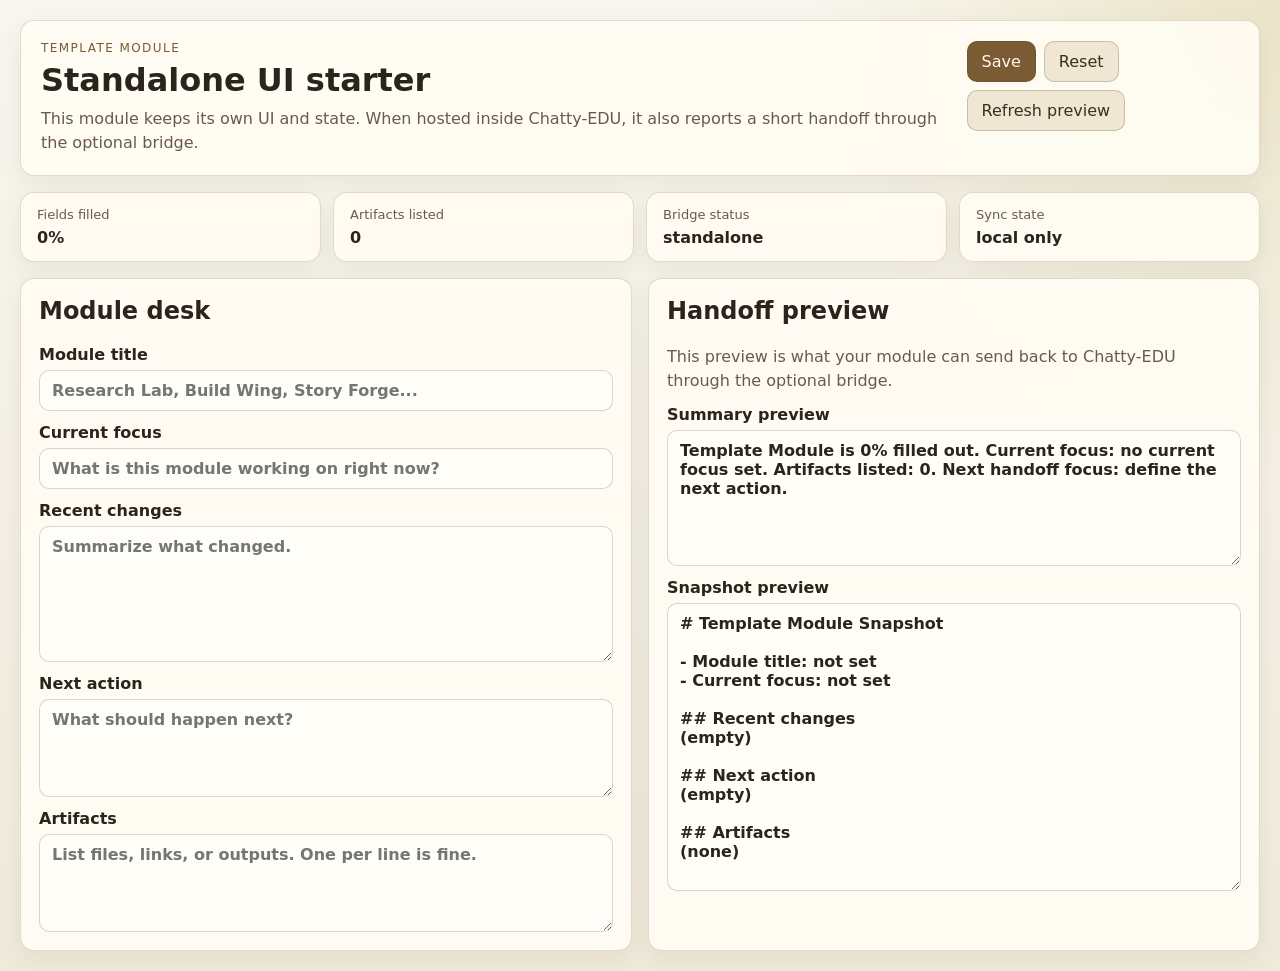
<file: module_templates/template_module/web/index.html>
<!doctype html>
<html lang="en">
  <head>
    <meta charset="utf-8" />
    <meta name="viewport" content="width=device-width, initial-scale=1" />
    <title>Template Module</title>
    <link rel="stylesheet" href="styles.css" />
  </head>
  <body>
    <div class="app-shell">
      <header class="hero">
        <div>
          <p class="eyebrow">Template Module</p>
          <h1>Standalone UI starter</h1>
          <p class="subtle">
            This module keeps its own UI and state. When hosted inside Chatty-EDU, it also reports a short handoff through the optional bridge.
          </p>
        </div>
        <div class="hero-actions">
          <button id="save-state" type="button">Save</button>
          <button id="reset-state" type="button" class="secondary">Reset</button>
          <button id="refresh-preview" type="button" class="secondary">Refresh preview</button>
        </div>
      </header>

      <section class="stats-grid">
        <article class="stat-card">
          <span class="stat-label">Fields filled</span>
          <strong id="completion-score">0%</strong>
        </article>
        <article class="stat-card">
          <span class="stat-label">Artifacts listed</span>
          <strong id="artifact-count">0</strong>
        </article>
        <article class="stat-card">
          <span class="stat-label">Bridge status</span>
          <strong id="bridge-status">standalone</strong>
        </article>
        <article class="stat-card">
          <span class="stat-label">Sync state</span>
          <strong id="sync-status">local only</strong>
        </article>
      </section>

      <main class="workspace-grid">
        <section class="panel">
          <h2>Module desk</h2>
          <label>
            Module title
            <input id="module_title" type="text" placeholder="Research Lab, Build Wing, Story Forge..." />
          </label>
          <label>
            Current focus
            <input id="current_focus" type="text" placeholder="What is this module working on right now?" />
          </label>
          <label>
            Recent changes
            <textarea id="recent_changes" rows="6" placeholder="Summarize what changed."></textarea>
          </label>
          <label>
            Next action
            <textarea id="next_action" rows="4" placeholder="What should happen next?"></textarea>
          </label>
          <label>
            Artifacts
            <textarea id="artifacts" rows="4" placeholder="List files, links, or outputs. One per line is fine."></textarea>
          </label>
        </section>

        <section class="panel">
          <h2>Handoff preview</h2>
          <p class="subtle">
            This preview is what your module can send back to Chatty-EDU through the optional bridge.
          </p>
          <label>
            Summary preview
            <textarea id="summary_preview" rows="6" readonly></textarea>
          </label>
          <label>
            Snapshot preview
            <textarea id="snapshot_preview" rows="14" readonly></textarea>
          </label>
        </section>
      </main>
    </div>

    <script src="chattyedu_bridge.js"></script>
    <script src="app.js"></script>
  </body>
</html>
</file>
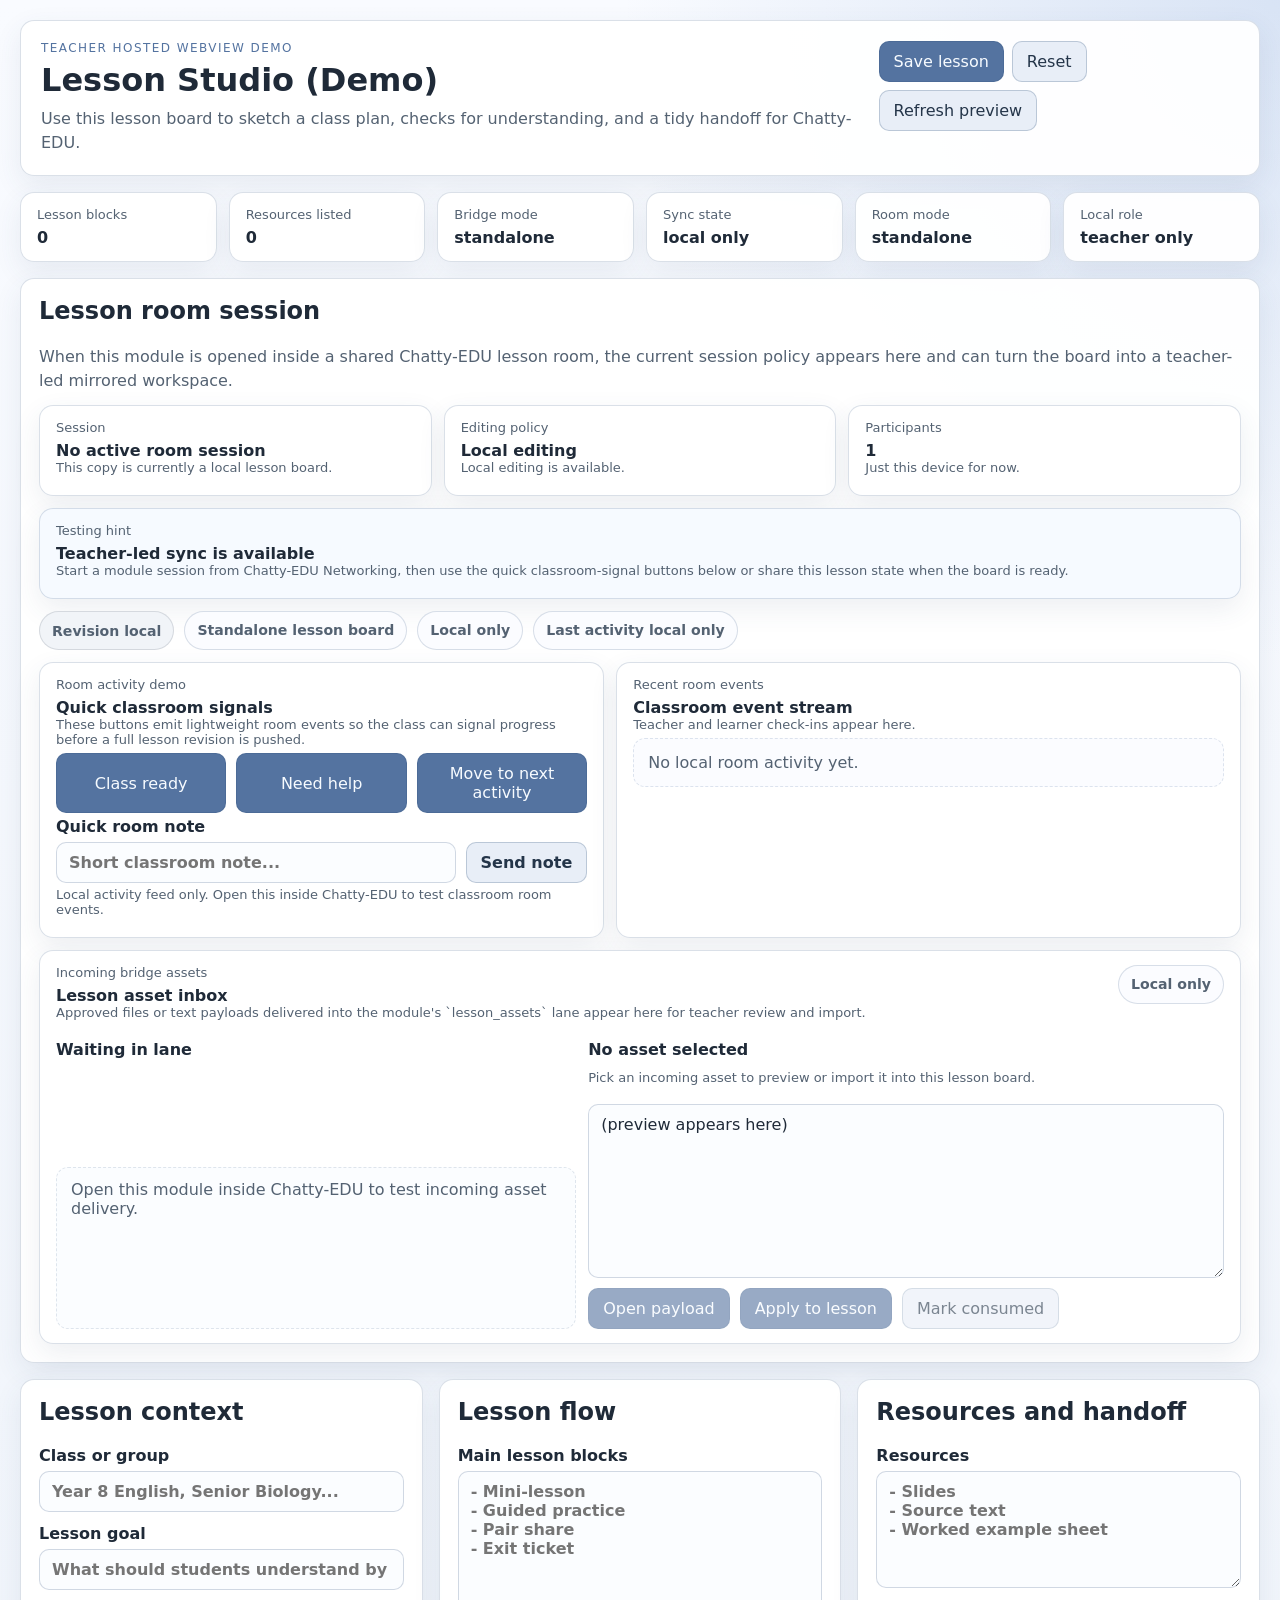
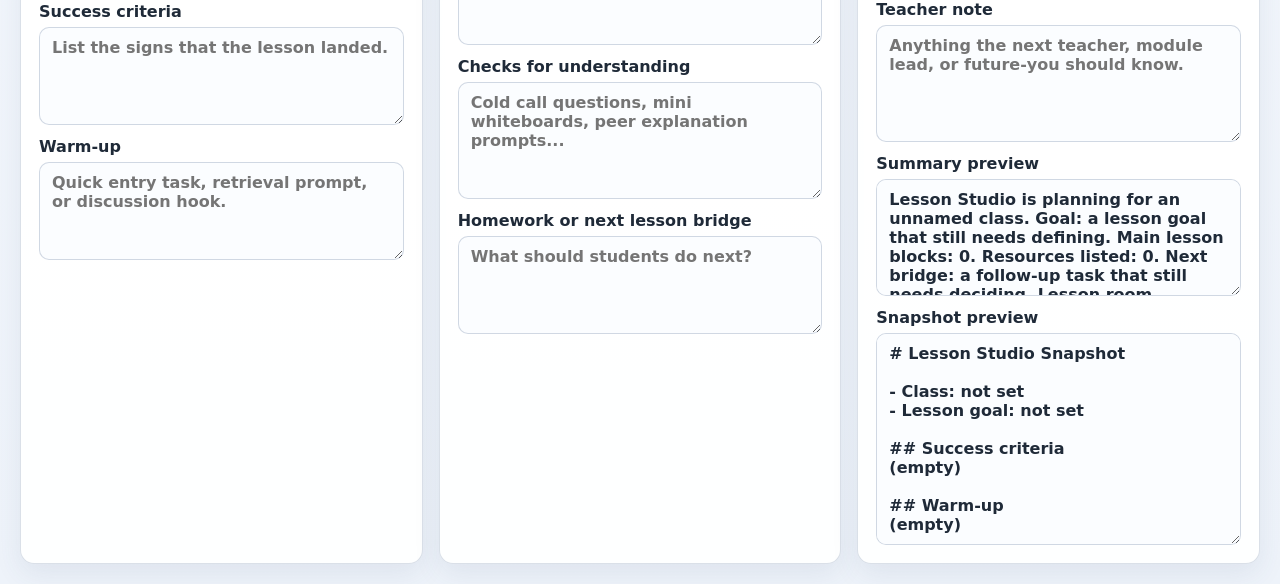
<file: modules/demo_lesson_studio/web/index.html>
<!doctype html>
<html lang="en">
  <head>
    <meta charset="utf-8" />
    <meta name="viewport" content="width=device-width, initial-scale=1" />
    <title>Lesson Studio (Demo)</title>
    <link rel="stylesheet" href="styles.css" />
  </head>
  <body>
    <div class="app-shell">
      <header class="hero">
        <div>
          <p class="eyebrow">Teacher Hosted Webview Demo</p>
          <h1>Lesson Studio (Demo)</h1>
          <p class="subtle">
            Use this lesson board to sketch a class plan, checks for understanding, and a tidy handoff for Chatty-EDU.
          </p>
        </div>
        <div class="hero-actions">
          <button id="save-state" type="button">Save lesson</button>
          <button id="reset-state" type="button" class="secondary">Reset</button>
          <button id="refresh-preview" type="button" class="secondary">Refresh preview</button>
        </div>
      </header>

      <section class="stats-grid">
        <article class="stat-card">
          <span class="stat-label">Lesson blocks</span>
          <strong id="block-count">0</strong>
        </article>
        <article class="stat-card">
          <span class="stat-label">Resources listed</span>
          <strong id="resource-count">0</strong>
        </article>
        <article class="stat-card">
          <span class="stat-label">Bridge mode</span>
          <strong id="bridge-status">standalone</strong>
        </article>
        <article class="stat-card">
          <span class="stat-label">Sync state</span>
          <strong id="sync-status">local only</strong>
        </article>
        <article class="stat-card">
          <span class="stat-label">Room mode</span>
          <strong id="room-mode">standalone</strong>
        </article>
        <article class="stat-card">
          <span class="stat-label">Local role</span>
          <strong id="room-role">teacher only</strong>
        </article>
      </section>

      <section class="panel room-panel">
        <h2>Lesson room session</h2>
        <p class="subtle">
          When this module is opened inside a shared Chatty-EDU lesson room, the current session
          policy appears here and can turn the board into a teacher-led mirrored workspace.
        </p>

        <div class="room-grid">
          <article class="stat-card">
            <span class="stat-label">Session</span>
            <strong id="room-session-heading">No active room session</strong>
            <span id="room-session-detail" class="stat-label">This copy is currently a local lesson board.</span>
          </article>

          <article class="stat-card">
            <span class="stat-label">Editing policy</span>
            <strong id="room-policy-heading">Local editing</strong>
            <span id="room-policy-detail" class="stat-label">Local editing is available.</span>
          </article>

          <article class="stat-card">
            <span class="stat-label">Participants</span>
            <strong id="room-participant-count">1</strong>
            <span id="room-participants" class="stat-label">Just this device for now.</span>
          </article>
        </div>

        <article class="stat-card testing-card">
          <span class="stat-label" id="room-action-heading">Testing hint</span>
          <strong id="room-action-title">Teacher-led sync is available</strong>
          <span id="room-action-hint" class="stat-label">
            Start a module session from Chatty-EDU Networking, then share this lesson state to connected learners when the board is ready.
          </span>
        </article>

        <div class="sync-strip" aria-label="Lesson sync status">
          <span id="sync-revision-badge" class="sync-badge local">Revision local</span>
          <span id="sync-source-badge" class="sync-badge subtle">No teacher revision applied yet</span>
          <span id="presence-badge" class="sync-badge subtle">Teacher idle</span>
          <span id="last-activity-badge" class="sync-badge subtle">Last activity not seen yet</span>
        </div>

        <div id="room-toast-stack" class="room-toast-stack" aria-live="polite" aria-atomic="true"></div>

        <div class="room-events-layout">
          <article class="stat-card room-actions-card">
            <span class="stat-label">Room activity demo</span>
            <strong>Quick classroom signals</strong>
            <span class="stat-label">
              These buttons emit lightweight room events so the class can signal progress before a
              full lesson revision is pushed.
            </span>
            <div class="event-action-grid">
              <button id="event-ready" type="button">Class ready</button>
              <button id="event-help" type="button">Need help</button>
              <button id="event-next" type="button">Move to next activity</button>
            </div>
            <label class="room-note-field">
              Quick room note
              <div class="room-note-row">
                <input id="room-note-input" type="text" placeholder="Short classroom note..." />
                <button id="event-note" type="button" class="secondary">Send note</button>
              </div>
            </label>
            <span id="room-event-status" class="stat-label room-event-status">
              Local activity feed only. Open this inside Chatty-EDU to test classroom room events.
            </span>
          </article>

          <article class="stat-card room-feed-card">
            <span class="stat-label">Recent room events</span>
            <strong>Classroom event stream</strong>
            <span class="stat-label">Teacher and learner check-ins appear here.</span>
            <ul id="room-event-list" class="room-event-list">
              <li class="room-event-empty">No room activity yet.</li>
            </ul>
          </article>
        </div>

        <article class="stat-card asset-bridge-card">
          <div class="asset-heading">
            <div>
              <span class="stat-label">Incoming bridge assets</span>
              <strong>Lesson asset inbox</strong>
              <span class="stat-label">
                Approved files or text payloads delivered into the module's `lesson_assets` lane
                appear here for teacher review and import.
              </span>
            </div>
            <span id="incoming-asset-status" class="sync-badge subtle">Local only</span>
          </div>

          <div class="asset-layout">
            <div class="asset-list-card">
              <strong>Waiting in lane</strong>
              <ul id="incoming-asset-list" class="incoming-asset-list">
                <li class="incoming-asset-empty">No incoming assets waiting.</li>
              </ul>
            </div>

            <div class="asset-preview-card">
              <strong id="incoming-asset-title">No asset selected</strong>
              <span id="incoming-asset-meta" class="stat-label asset-meta">
                Pick an incoming asset to preview or import it into the lesson board.
              </span>
              <textarea id="incoming-asset-preview" rows="8" readonly>(preview appears here)</textarea>
              <div class="asset-actions">
                <button id="incoming-asset-open" type="button">Open payload</button>
                <button id="incoming-asset-apply" type="button">Apply to lesson</button>
                <button id="incoming-asset-consume" type="button" class="secondary">Mark consumed</button>
              </div>
            </div>
          </div>
        </article>
      </section>

      <main class="workspace-grid">
        <section class="panel">
          <h2>Lesson context</h2>
          <label>
            Class or group
            <input id="class_name" type="text" placeholder="Year 8 English, Senior Biology..." />
          </label>
          <label>
            Lesson goal
            <input id="lesson_goal" type="text" placeholder="What should students understand by the end?" />
          </label>
          <label>
            Success criteria
            <textarea id="success_criteria" rows="4" placeholder="List the signs that the lesson landed."></textarea>
          </label>
          <label>
            Warm-up
            <textarea id="warm_up" rows="4" placeholder="Quick entry task, retrieval prompt, or discussion hook."></textarea>
          </label>
        </section>

        <section class="panel">
          <h2>Lesson flow</h2>
          <label>
            Main lesson blocks
            <textarea id="main_blocks" rows="8" placeholder="- Mini-lesson&#10;- Guided practice&#10;- Pair share&#10;- Exit ticket"></textarea>
          </label>
          <label>
            Checks for understanding
            <textarea id="checks_for_understanding" rows="5" placeholder="Cold call questions, mini whiteboards, peer explanation prompts..."></textarea>
          </label>
          <label>
            Homework or next lesson bridge
            <textarea id="homework" rows="4" placeholder="What should students do next?"></textarea>
          </label>
        </section>

        <section class="panel">
          <h2>Resources and handoff</h2>
          <label>
            Resources
            <textarea id="resources" rows="5" placeholder="- Slides&#10;- Source text&#10;- Worked example sheet"></textarea>
          </label>
          <label>
            Teacher note
            <textarea id="teacher_note" rows="5" placeholder="Anything the next teacher, module lead, or future-you should know."></textarea>
          </label>
          <label>
            Summary preview
            <textarea id="summary_preview" rows="5" readonly></textarea>
          </label>
          <label>
            Snapshot preview
            <textarea id="snapshot_preview" rows="10" readonly></textarea>
          </label>
        </section>
      </main>
    </div>

    <script src="chattyedu_bridge.js"></script>
    <script src="app.js"></script>
  </body>
</html>
</file>
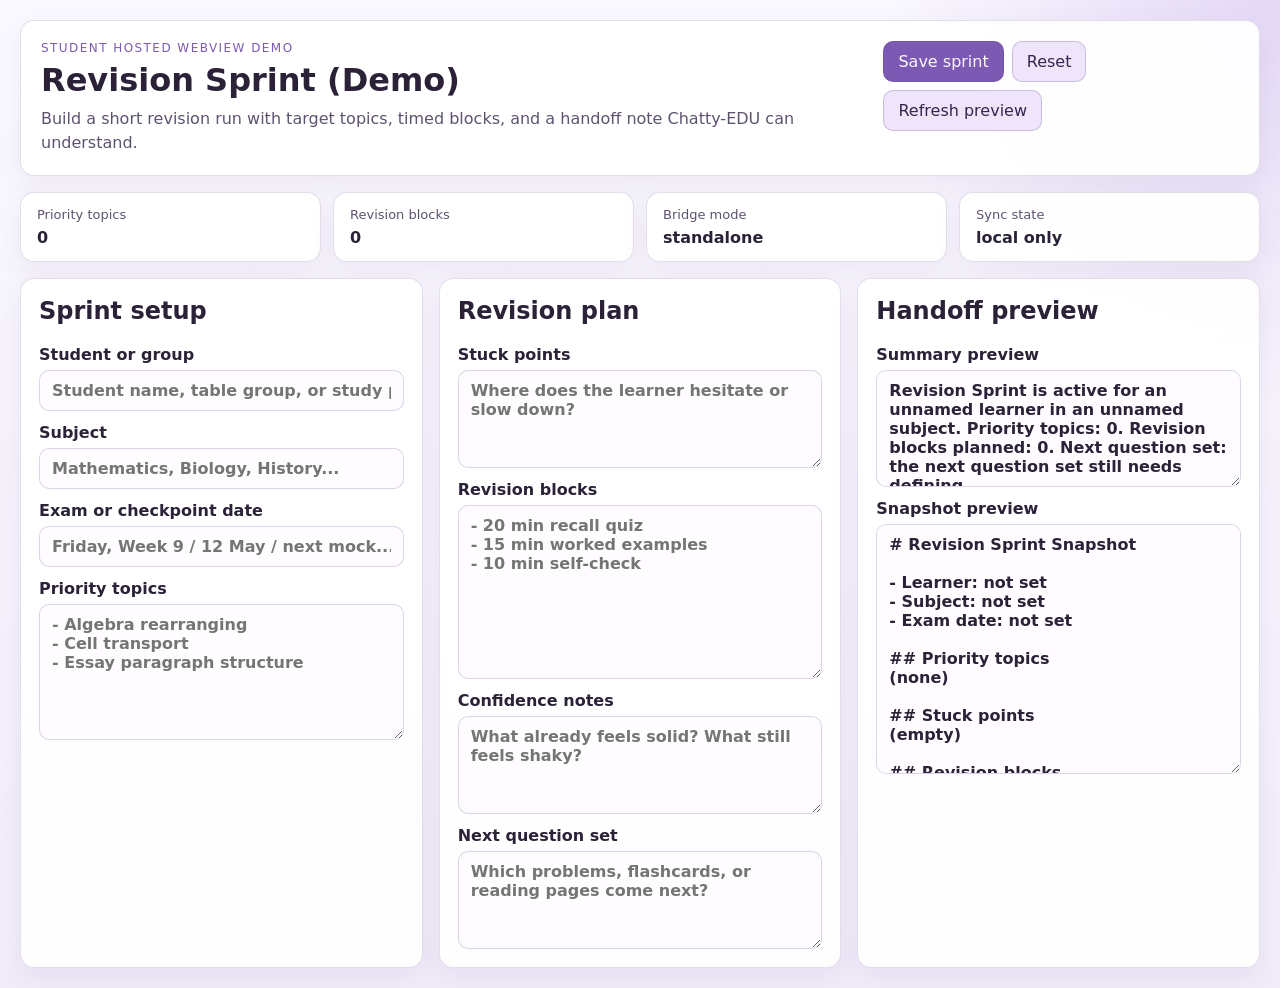
<file: modules/demo_revision_sprint/web/index.html>
<!doctype html>
<html lang="en">
  <head>
    <meta charset="utf-8" />
    <meta name="viewport" content="width=device-width, initial-scale=1" />
    <title>Revision Sprint (Demo)</title>
    <link rel="stylesheet" href="styles.css" />
  </head>
  <body>
    <div class="app-shell">
      <header class="hero">
        <div>
          <p class="eyebrow">Student Hosted Webview Demo</p>
          <h1>Revision Sprint (Demo)</h1>
          <p class="subtle">
            Build a short revision run with target topics, timed blocks, and a handoff note Chatty-EDU can understand.
          </p>
        </div>
        <div class="hero-actions">
          <button id="save-state" type="button">Save sprint</button>
          <button id="reset-state" type="button" class="secondary">Reset</button>
          <button id="refresh-preview" type="button" class="secondary">Refresh preview</button>
        </div>
      </header>

      <section class="stats-grid">
        <article class="stat-card">
          <span class="stat-label">Priority topics</span>
          <strong id="topic-count">0</strong>
        </article>
        <article class="stat-card">
          <span class="stat-label">Revision blocks</span>
          <strong id="block-count">0</strong>
        </article>
        <article class="stat-card">
          <span class="stat-label">Bridge mode</span>
          <strong id="bridge-status">standalone</strong>
        </article>
        <article class="stat-card">
          <span class="stat-label">Sync state</span>
          <strong id="sync-status">local only</strong>
        </article>
      </section>

      <main class="workspace-grid">
        <section class="panel">
          <h2>Sprint setup</h2>
          <label>
            Student or group
            <input id="student_name" type="text" placeholder="Student name, table group, or study pair..." />
          </label>
          <label>
            Subject
            <input id="subject" type="text" placeholder="Mathematics, Biology, History..." />
          </label>
          <label>
            Exam or checkpoint date
            <input id="exam_date" type="text" placeholder="Friday, Week 9 / 12 May / next mock..." />
          </label>
          <label>
            Priority topics
            <textarea id="priority_topics" rows="6" placeholder="- Algebra rearranging&#10;- Cell transport&#10;- Essay paragraph structure"></textarea>
          </label>
        </section>

        <section class="panel">
          <h2>Revision plan</h2>
          <label>
            Stuck points
            <textarea id="stuck_points" rows="4" placeholder="Where does the learner hesitate or slow down?"></textarea>
          </label>
          <label>
            Revision blocks
            <textarea id="revision_blocks" rows="8" placeholder="- 20 min recall quiz&#10;- 15 min worked examples&#10;- 10 min self-check"></textarea>
          </label>
          <label>
            Confidence notes
            <textarea id="confidence_notes" rows="4" placeholder="What already feels solid? What still feels shaky?"></textarea>
          </label>
          <label>
            Next question set
            <textarea id="next_question_set" rows="4" placeholder="Which problems, flashcards, or reading pages come next?"></textarea>
          </label>
        </section>

        <section class="panel">
          <h2>Handoff preview</h2>
          <label>
            Summary preview
            <textarea id="summary_preview" rows="5" readonly></textarea>
          </label>
          <label>
            Snapshot preview
            <textarea id="snapshot_preview" rows="12" readonly></textarea>
          </label>
        </section>
      </main>
    </div>

    <script src="chattyedu_bridge.js"></script>
    <script src="app.js"></script>
  </body>
</html>
</file>
<file: module_templates/template_module/web/styles.css>
:root {
  color-scheme: light;
  font-family: "Segoe UI", system-ui, sans-serif;
  background: #f5f2e8;
  color: #2a241d;
}

* {
  box-sizing: border-box;
}

body {
  margin: 0;
  background:
    radial-gradient(circle at top right, rgba(225, 214, 170, 0.55), transparent 30%),
    linear-gradient(180deg, #f8f6ef 0%, #f0eadc 100%);
}

.app-shell {
  min-height: 100vh;
  padding: 20px;
  display: flex;
  flex-direction: column;
  gap: 16px;
}

.hero,
.panel,
.stat-card {
  border: 1px solid rgba(88, 68, 36, 0.18);
  border-radius: 14px;
  background: rgba(255, 252, 244, 0.92);
  box-shadow: 0 8px 24px rgba(81, 61, 29, 0.08);
}

.hero {
  padding: 20px;
  display: flex;
  justify-content: space-between;
  gap: 20px;
  align-items: flex-start;
}

.eyebrow {
  margin: 0 0 6px;
  font-size: 12px;
  letter-spacing: 0.12em;
  text-transform: uppercase;
  color: #7a5b33;
}

h1,
h2 {
  margin: 0 0 8px;
}

.subtle {
  margin: 0;
  color: #6a5a49;
  line-height: 1.5;
}

.hero-actions {
  display: flex;
  flex-wrap: wrap;
  gap: 8px;
}

.stats-grid {
  display: grid;
  grid-template-columns: repeat(auto-fit, minmax(160px, 1fr));
  gap: 12px;
}

.stat-card {
  padding: 14px 16px;
}

.stat-label {
  display: block;
  color: #6a5a49;
  font-size: 13px;
  margin-bottom: 6px;
}

.workspace-grid {
  display: grid;
  grid-template-columns: repeat(auto-fit, minmax(320px, 1fr));
  gap: 16px;
}

.panel {
  padding: 18px;
  display: flex;
  flex-direction: column;
  gap: 12px;
}

label {
  display: flex;
  flex-direction: column;
  gap: 6px;
  font-weight: 600;
}

input,
textarea,
button {
  font: inherit;
}

input,
textarea {
  width: 100%;
  border: 1px solid rgba(88, 68, 36, 0.22);
  border-radius: 10px;
  padding: 10px 12px;
  background: #fffdf8;
  color: #2a241d;
}

textarea {
  resize: vertical;
  min-height: 90px;
}

button {
  border: 1px solid rgba(88, 68, 36, 0.25);
  border-radius: 10px;
  padding: 10px 14px;
  background: #7a5b33;
  color: #fff8ec;
  cursor: pointer;
}

button.secondary {
  background: #efe6d4;
  color: #3d2e1d;
}

button:hover {
  filter: brightness(1.03);
}

@media (max-width: 720px) {
  .hero {
    flex-direction: column;
  }
}
</file>
<file: modules/demo_lesson_studio/web/styles.css>
:root {
  color-scheme: light;
  font-family: "Segoe UI", system-ui, sans-serif;
  background: #f3f6fb;
  color: #1f2a38;
}

* {
  box-sizing: border-box;
}

body {
  margin: 0;
  background:
    radial-gradient(circle at top right, rgba(132, 167, 219, 0.28), transparent 26%),
    linear-gradient(180deg, #f9fbff 0%, #eef3fa 100%);
}

.app-shell {
  min-height: 100vh;
  padding: 20px;
  display: flex;
  flex-direction: column;
  gap: 16px;
}

.hero,
.panel,
.stat-card {
  border: 1px solid rgba(54, 85, 126, 0.18);
  border-radius: 14px;
  background: rgba(255, 255, 255, 0.94);
  box-shadow: 0 10px 28px rgba(55, 79, 112, 0.09);
}

.hero {
  padding: 20px;
  display: flex;
  justify-content: space-between;
  gap: 20px;
  align-items: flex-start;
}

.eyebrow {
  margin: 0 0 6px;
  font-size: 12px;
  letter-spacing: 0.12em;
  text-transform: uppercase;
  color: #5473a0;
}

h1,
h2 {
  margin: 0 0 8px;
}

.subtle {
  margin: 0;
  color: #546272;
  line-height: 1.5;
}

.hero-actions {
  display: flex;
  flex-wrap: wrap;
  gap: 8px;
}

.stats-grid {
  display: grid;
  grid-template-columns: repeat(auto-fit, minmax(180px, 1fr));
  gap: 12px;
}

.stat-card {
  padding: 14px 16px;
}

.stat-label {
  display: block;
  color: #546272;
  font-size: 13px;
  margin-bottom: 6px;
}

.workspace-grid {
  display: grid;
  grid-template-columns: repeat(auto-fit, minmax(320px, 1fr));
  gap: 16px;
}

.room-panel {
  gap: 14px;
}

.room-grid {
  display: grid;
  grid-template-columns: repeat(auto-fit, minmax(220px, 1fr));
  gap: 12px;
}
.room-events-layout {
  display: grid;
  grid-template-columns: minmax(280px, 0.95fr) minmax(300px, 1.05fr);
  gap: 12px;
}
.asset-bridge-card {
  display: grid;
  gap: 14px;
}
.asset-heading {
  display: flex;
  justify-content: space-between;
  gap: 14px;
  align-items: flex-start;
}
.asset-layout {
  display: grid;
  grid-template-columns: minmax(240px, 0.9fr) minmax(320px, 1.1fr);
  gap: 12px;
}
.asset-list-card,
.asset-preview-card {
  display: grid;
  gap: 10px;
}
.incoming-asset-list {
  list-style: none;
  margin: 0;
  padding: 0;
  display: grid;
  gap: 10px;
}
.incoming-asset-item,
.incoming-asset-empty {
  border-radius: 12px;
  border: 1px solid rgba(54, 85, 126, 0.14);
  background: #fbfdff;
  padding: 12px 14px;
}
.incoming-asset-item {
  cursor: pointer;
  display: grid;
  gap: 4px;
}
.incoming-asset-item.selected {
  border-color: rgba(84, 115, 160, 0.28);
  background: #eef4ff;
}
.incoming-asset-item:hover {
  border-color: rgba(84, 115, 160, 0.22);
}
.incoming-asset-empty {
  color: #546272;
  border-style: dashed;
}
.incoming-asset-title-row {
  display: flex;
  align-items: baseline;
  justify-content: space-between;
  gap: 10px;
}
.incoming-asset-kind {
  display: inline-flex;
  align-items: center;
  padding: 4px 8px;
  border-radius: 999px;
  background: rgba(84, 115, 160, 0.09);
  color: #5473a0;
  font-size: 0.76rem;
  font-weight: 700;
}
.incoming-asset-summary,
.asset-meta {
  color: #546272;
  line-height: 1.45;
  white-space: pre-wrap;
  word-break: break-word;
}
.asset-actions {
  display: flex;
  flex-wrap: wrap;
  gap: 10px;
}

.panel {
  padding: 18px;
  display: flex;
  flex-direction: column;
  gap: 12px;
}

label {
  display: flex;
  flex-direction: column;
  gap: 6px;
  font-weight: 600;
}

input,
textarea,
button {
  font: inherit;
}

input,
textarea {
  width: 100%;
  border: 1px solid rgba(54, 85, 126, 0.22);
  border-radius: 10px;
  padding: 10px 12px;
  background: #fbfdff;
  color: #1f2a38;
}

textarea {
  resize: vertical;
  min-height: 90px;
}

button {
  border: 1px solid rgba(54, 85, 126, 0.26);
  border-radius: 10px;
  padding: 10px 14px;
  background: #5473a0;
  color: #f7fbff;
  cursor: pointer;
}

button.secondary {
  background: #e8eef7;
  color: #243549;
}

button:disabled {
  cursor: not-allowed;
  opacity: 0.6;
}

button:hover {
  filter: brightness(1.03);
}

.room-locked input,
.room-locked textarea {
  background: #f1f4f8;
}

.testing-card {
  background: rgba(246, 250, 255, 0.98);
}

.room-actions-card,
.room-feed-card {
  gap: 12px;
}

.event-action-grid {
  display: grid;
  grid-template-columns: repeat(auto-fit, minmax(150px, 1fr));
  gap: 10px;
}

.room-note-field {
  margin-top: 4px;
}

.room-note-row {
  display: grid;
  grid-template-columns: 1fr auto;
  gap: 10px;
  align-items: center;
}

.room-event-status {
  margin-top: 4px;
}

.room-event-list {
  list-style: none;
  margin: 0;
  padding: 0;
  display: grid;
  gap: 10px;
}

.room-event-item {
  padding: 12px 14px;
  border-radius: 12px;
  background: #fbfdff;
  border: 1px solid rgba(54, 85, 126, 0.14);
  display: grid;
  gap: 4px;
}

.room-event-item.local-echo {
  background: #f4f8ff;
  border-color: rgba(84, 115, 160, 0.22);
}

.room-event-empty {
  padding: 14px;
  border-radius: 12px;
  background: #fbfcff;
  border: 1px dashed rgba(84, 115, 160, 0.18);
  color: #546272;
}

.room-event-title {
  display: flex;
  align-items: baseline;
  justify-content: space-between;
  gap: 12px;
}

.room-event-title strong {
  font-size: 0.98rem;
}

.room-event-meta {
  color: #546272;
  font-size: 0.82rem;
}

.room-event-payload {
  color: #243549;
  line-height: 1.45;
  white-space: pre-wrap;
  word-break: break-word;
}

.room-event-type {
  display: inline-flex;
  align-items: center;
  padding: 4px 8px;
  border-radius: 999px;
  background: rgba(84, 115, 160, 0.09);
  color: #5473a0;
  font-size: 0.76rem;
  font-weight: 700;
  letter-spacing: 0.02em;
}

.sync-strip {
  display: flex;
  flex-wrap: wrap;
  gap: 10px;
}

.room-toast-stack {
  position: fixed;
  right: 22px;
  bottom: 22px;
  z-index: 40;
  display: grid;
  gap: 10px;
  width: min(320px, calc(100vw - 36px));
  pointer-events: none;
}

.room-toast {
  padding: 12px 14px;
  border-radius: 14px;
  border: 1px solid rgba(54, 85, 126, 0.16);
  background: rgba(255, 255, 255, 0.96);
  box-shadow: 0 14px 28px rgba(55, 79, 112, 0.18);
  display: grid;
  gap: 4px;
}

.room-toast.join {
  border-color: rgba(55, 130, 86, 0.24);
  background: rgba(238, 250, 243, 0.98);
}

.room-toast.leave {
  border-color: rgba(178, 126, 48, 0.24);
  background: rgba(255, 247, 236, 0.98);
}

.room-toast.info {
  border-color: rgba(84, 115, 160, 0.18);
  background: rgba(246, 250, 255, 0.98);
}
.room-toast.turn {
  border-color: rgba(84, 115, 160, 0.22);
  background: rgba(240, 245, 255, 0.98);
}
.room-toast.sync {
  border-color: rgba(55, 130, 86, 0.22);
  background: rgba(240, 251, 244, 0.98);
}

.room-toast-title {
  display: flex;
  align-items: baseline;
  justify-content: space-between;
  gap: 10px;
}

.room-toast-title strong {
  font-size: 0.95rem;
}

.room-toast-age {
  color: #546272;
  font-size: 0.78rem;
}

.room-toast-detail {
  color: #243549;
  font-size: 0.88rem;
  line-height: 1.4;
}

.sync-badge {
  display: inline-flex;
  align-items: center;
  gap: 6px;
  padding: 8px 12px;
  border-radius: 999px;
  border: 1px solid rgba(54, 85, 126, 0.18);
  background: #f6f9ff;
  color: #243549;
  font-size: 0.88rem;
  font-weight: 600;
}

.sync-badge.host {
  background: #e3eefc;
  border-color: rgba(84, 115, 160, 0.28);
  color: #35527f;
}

.sync-badge.editing {
  background: #eef3ff;
  border-color: rgba(84, 115, 160, 0.3);
  color: #35527f;
}

.sync-badge.ok {
  background: #e8f8ee;
  border-color: rgba(55, 130, 86, 0.28);
  color: #276241;
}

.sync-badge.waiting {
  background: #fff4e5;
  border-color: rgba(178, 126, 48, 0.3);
  color: #875b17;
}

.sync-badge.pulse {
  animation: syncPulse 1.4s ease-in-out infinite;
  box-shadow: 0 0 0 0 rgba(178, 126, 48, 0.28);
}

.sync-badge.celebrate {
  animation: syncCelebrate 1.25s ease-out 1;
  box-shadow: 0 0 0 0 rgba(55, 130, 86, 0.28);
}

.sync-badge.local {
  background: #f1f4f8;
  border-color: rgba(84, 98, 114, 0.18);
  color: #546272;
}

.sync-badge.subtle {
  background: #fbfcff;
  color: #546272;
}

@keyframes syncPulse {
  0%,
  100% {
    transform: translateY(0);
    box-shadow: 0 0 0 0 rgba(178, 126, 48, 0.18);
  }
  50% {
    transform: translateY(-1px);
    box-shadow: 0 0 0 8px rgba(178, 126, 48, 0);
  }
}

@keyframes syncCelebrate {
  0% {
    transform: scale(0.98);
    box-shadow: 0 0 0 0 rgba(55, 130, 86, 0.28);
  }
  35% {
    transform: scale(1.03);
    box-shadow: 0 0 0 10px rgba(55, 130, 86, 0);
  }
  100% {
    transform: scale(1);
    box-shadow: 0 0 0 0 rgba(55, 130, 86, 0);
  }
}

@media (prefers-reduced-motion: reduce) {
  .sync-badge.pulse,
  .sync-badge.celebrate {
    animation: none;
  }
}

@media (max-width: 720px) {
  .hero {
    flex-direction: column;
  }

  .room-events-layout {
    grid-template-columns: 1fr;
  }

  .asset-layout {
    grid-template-columns: 1fr;
  }

  .room-toast-stack {
    right: 14px;
    left: 14px;
    width: auto;
  }
}
</file>
<file: modules/demo_revision_sprint/web/styles.css>
:root {
  color-scheme: light;
  font-family: "Segoe UI", system-ui, sans-serif;
  background: #f8f5ff;
  color: #2b2238;
}

* {
  box-sizing: border-box;
}

body {
  margin: 0;
  background:
    radial-gradient(circle at top right, rgba(167, 130, 222, 0.28), transparent 25%),
    linear-gradient(180deg, #fbf9ff 0%, #f1ecfa 100%);
}

.app-shell {
  min-height: 100vh;
  padding: 20px;
  display: flex;
  flex-direction: column;
  gap: 16px;
}

.hero,
.panel,
.stat-card {
  border: 1px solid rgba(98, 71, 142, 0.18);
  border-radius: 14px;
  background: rgba(255, 255, 255, 0.94);
  box-shadow: 0 10px 28px rgba(90, 65, 130, 0.08);
}

.hero {
  padding: 20px;
  display: flex;
  justify-content: space-between;
  gap: 20px;
  align-items: flex-start;
}

.eyebrow {
  margin: 0 0 6px;
  font-size: 12px;
  letter-spacing: 0.12em;
  text-transform: uppercase;
  color: #7c5ab3;
}

h1,
h2 {
  margin: 0 0 8px;
}

.subtle {
  margin: 0;
  color: #5f526f;
  line-height: 1.5;
}

.hero-actions {
  display: flex;
  flex-wrap: wrap;
  gap: 8px;
}

.stats-grid {
  display: grid;
  grid-template-columns: repeat(auto-fit, minmax(180px, 1fr));
  gap: 12px;
}

.stat-card {
  padding: 14px 16px;
}

.stat-label {
  display: block;
  color: #5f526f;
  font-size: 13px;
  margin-bottom: 6px;
}

.workspace-grid {
  display: grid;
  grid-template-columns: repeat(auto-fit, minmax(320px, 1fr));
  gap: 16px;
}

.panel {
  padding: 18px;
  display: flex;
  flex-direction: column;
  gap: 12px;
}

label {
  display: flex;
  flex-direction: column;
  gap: 6px;
  font-weight: 600;
}

input,
textarea,
button {
  font: inherit;
}

input,
textarea {
  width: 100%;
  border: 1px solid rgba(98, 71, 142, 0.22);
  border-radius: 10px;
  padding: 10px 12px;
  background: #fffcff;
  color: #2b2238;
}

textarea {
  resize: vertical;
  min-height: 90px;
}

button {
  border: 1px solid rgba(98, 71, 142, 0.26);
  border-radius: 10px;
  padding: 10px 14px;
  background: #7c5ab3;
  color: #fbf7ff;
  cursor: pointer;
}

button.secondary {
  background: #eee5fb;
  color: #34254d;
}

button:hover {
  filter: brightness(1.03);
}

@media (max-width: 720px) {
  .hero {
    flex-direction: column;
  }
}
</file>
